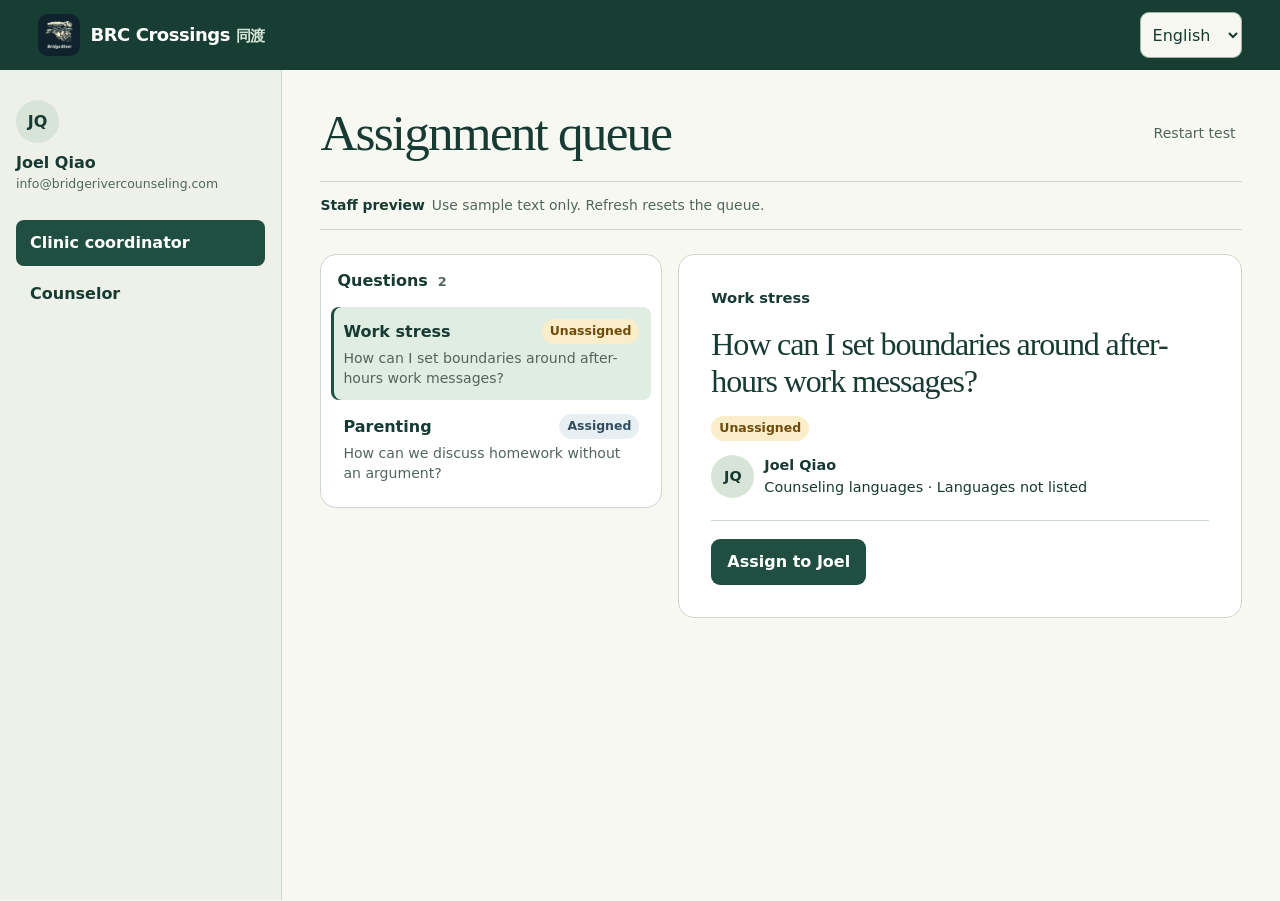
<file: test-latest/staff/index.html>
<!doctype html>
<html lang="en">
<head>
  <meta charset="utf-8">
  <meta name="viewport" content="width=device-width, initial-scale=1, viewport-fit=cover">
  <meta name="robots" content="noindex">
  <title>BRC Crossings · Staff preview</title>
  <link rel="stylesheet" href="staff.css?v=3">
  <script defer src="../src/staff-profile.js?v=1"></script>
  <script defer src="profile-editor.js?v=1"></script>
  <script defer src="staff.js?v=3"></script>
</head>
<body>
  <header>
    <div class="bar">
      <div class="brand"><img src="../assets/icon-192.png" alt="" width="42" height="42"><strong>BRC Crossings <span lang="zh">同渡</span></strong></div>
      <select id="lang" aria-label="Language / 語言"><option value="en">English</option><option value="ht">繁體中文</option><option value="hs">简体中文</option></select>
    </div>
  </header>
  <main id="app"></main>
  <dialog id="profile-dialog" aria-labelledby="profile-title"><form></form></dialog>
  <dialog id="resolve-dialog" aria-labelledby="resolve-title">
    <h2 id="resolve-title"></h2>
    <form method="dialog">
      <button class="secondary" value="edit" autofocus></button>
      <button class="primary" value="save"></button>
    </form>
  </dialog>
  <div id="feedback" class="sr" role="status"></div>
</body></html>
</file>
<file: test-latest/staff/staff.css>
:root {
  --ink:#173a32; --sub:#52655d; --line:#ccd7ce; --forest:#204e41;
  --paper:#f8f8f2; --selected:#dfede3;
  color:var(--ink); background:var(--paper); font:16px/1.5 "DM Sans",system-ui,sans-serif;
}
* {box-sizing:border-box}
body {margin:0}
button,select,textarea {font:inherit;color:inherit}
button,select {cursor:pointer;min-height:46px}
button {border:0;background:none}
button:focus-visible,select:focus-visible,textarea:focus-visible {outline:3px solid #257aa6;outline-offset:2px}
header {background:#183e34;color:#fff}
.bar, main {max-width:1472px;margin:auto}
.bar {display:flex;align-items:center;justify-content:space-between;gap:12px;padding:12px clamp(16px,3vw,48px)}
.brand,.identity,.topic,.metadata,nav button,.restart,.queue h2 {display:flex;align-items:center;gap:10px}
.brand img {border-radius:10px}.brand strong {font-size:18px;letter-spacing:-.025em}.brand span {color:#d4e5d6;font-size:.86em}
#lang {background:#f5f7f0;color:var(--ink);border:1px solid #a2b4a8;border-radius:9px;padding:0 8px}
main {display:grid;grid-template-columns:282px minmax(0,1fr);min-height:calc(100vh - 70px)}
aside {padding:30px 16px;background:#edf1e9;border-right:1px solid var(--line)}
.avatar {display:grid;place-items:center;width:43px;height:43px;flex:none;background:#d7e4d7;border-radius:50%;font-weight:700}
.identity {gap:8px}.identity small {display:block;color:var(--sub);font-size:.78rem;overflow-wrap:anywhere}
nav {display:grid;gap:5px;margin-top:26px}
nav button {text-align:left;padding:10px 14px;border-radius:8px;font-weight:650}
nav button[aria-pressed=true],.primary {background:var(--forest);color:white}
svg {width:20px;height:20px;flex:none}
.workspace {min-width:0;padding:34px clamp(16px,3vw,48px) max(40px,env(safe-area-inset-bottom))}
.workspace-head {display:flex;align-items:center;justify-content:space-between;gap:12px}
h1,h2,h3,p {margin:0}
h1,.detail h2 {font-family:Georgia,"Noto Serif TC",serif;font-weight:500;line-height:1.14;letter-spacing:-.035em;text-wrap:pretty}
h1 {font-size:clamp(2.1rem,4vw,3.6rem)}
.restart {color:var(--sub);font-size:.88rem;gap:6px}
.notice {display:flex;align-items:flex-start;gap:10px;border-block:1px solid var(--line);padding:13px 0;margin:19px 0 24px;font-size:.87rem;color:var(--sub)}
.notice svg {margin-top:1px}.notice strong {color:var(--ink)}.notice p {display:inline;margin-inline-start:.5em}
.layout {display:grid;align-items:start;grid-template-columns:minmax(210px,.85fr) minmax(0,1.4fr);gap:16px}
.panel {border:1px solid var(--line);border-radius:16px;background:#fff}
.queue {padding:10px}
.queue h2 {font-size:1rem;padding:4px 6px 12px}.count {font-size:.8rem;color:var(--sub);font-variant-numeric:tabular-nums}
.row {display:flex;align-items:center;justify-content:space-between;flex-wrap:wrap;gap:5px 8px;width:100%;text-align:start;border-radius:8px;padding:12px;margin:2px 0}
.row-title {font-weight:680}
.row[aria-pressed=true] {background:var(--selected);box-shadow:inset 3px 0 var(--forest)}
.snippet {width:100%;color:var(--sub);font-size:.88rem;line-height:1.4}
.badge {display:inline-block;font-size:.78rem;font-weight:650;background:#e8eff2;color:#314f61;padding:3px 8px;border-radius:20px}
.badge.open {background:#faedc9;color:#6f4c0d}.badge.resolved,.badge.replied {background:#dceee0;color:#295139}
.detail {padding:clamp(19px,2.5vw,34px)}
.topic {font-size:.92rem;font-weight:650}.topic-icon {display:grid;place-items:center;width:36px;height:36px;border-radius:10px;background:#f3e8ce;color:#6b511d}.topic-icon.parenting {background:#e9e4f1;color:#574873}
.detail h2 {font-size:clamp(1.65rem,2.5vw,2.5rem);margin:17px 0}
.metadata {flex-wrap:wrap;color:var(--sub);font-size:.88rem}
.actions {border-top:1px solid var(--line);margin-top:22px;padding-top:18px;display:grid;justify-items:start;gap:10px}
.primary,.secondary {border-radius:9px;padding:9px 16px;font-weight:650}.secondary {background:white;border:1px solid #889b90}
form {width:100%}form label,h3 {font-size:.94rem;font-weight:650}textarea {display:block;width:100%;min-height:92px;resize:vertical;border:1px solid #889b90;border-radius:9px;margin:7px 0 10px;padding:10px}
button:disabled {background:#e4e9e3;color:#536259;cursor:default}
.detail h3 {margin-top:20px}.reply,.empty {padding:12px}.reply {border-left:3px solid #83aa92;background:#f0f5ef;margin-top:7px;white-space:pre-wrap;overflow-wrap:anywhere}
.sr {position:absolute;width:1px;height:1px;overflow:hidden;clip-path:inset(50%)}
@media(max-width:1100px){main{display:block}aside{padding:14px clamp(16px,3vw,48px);border-right:0;border-bottom:1px solid var(--line);display:flex;justify-content:space-between;align-items:center;gap:12px}nav{display:flex;margin:0}}
@media(max-width:660px){aside{display:block;padding-block:12px}.identity .avatar,.identity small{display:none}nav{margin-top:12px;display:grid;grid-template-columns:1fr 1fr;padding:3px;border:1px solid var(--line);border-radius:11px;background:var(--paper)}nav button{justify-content:center;text-align:center;font-size:.9rem;padding:6px;gap:6px}.workspace{padding-top:12px}.layout{grid-template-columns:minmax(0,1fr);gap:12px}.notice{margin:6px 0 12px;padding:7px 0}.queue{padding:7px}.queue h2{padding-bottom:3px}.row{padding:8px 10px}.snippet{white-space:nowrap;overflow:hidden;text-overflow:ellipsis}.actions .primary,.actions .secondary{width:100%}.brand strong{font-size:1rem}.restart{padding:0 5px}.workspace-head{align-items:center}.workspace-head h1{min-width:0}}

dialog {color:var(--ink);background:white;border:1px solid var(--line);border-radius:16px;padding:22px;width:min(26rem,calc(100% - 32px))}
dialog::backdrop {background:rgba(23,58,50,.42)}
dialog h2 {font-size:1.2rem}
dialog form {display:flex;flex-wrap:wrap;gap:10px;margin-top:16px}
@media(max-width:660px){
  .detail {padding:16px}
  .detail h2 {margin:10px 0}
  .actions {margin-top:14px;padding-top:12px}
  .actions>div {width:100%}
}
.identity {flex-wrap:wrap}
.profile-link {color:var(--forest);text-decoration:underline;text-underline-offset:3px}
.counselor-summary {display:flex;gap:10px;align-items:center;margin-top:14px;font-size:.9rem}
#profile-dialog {max-height:90dvh;overflow:auto}
#profile-dialog form {display:grid;margin:0;gap:10px}
#profile-dialog small {color:var(--sub)}
#profile-dialog input[type=file] {max-width:100%;font:inherit}
#profile-dialog fieldset {display:grid;grid-template-columns:repeat(2,minmax(0,1fr));gap:2px;border:1px solid var(--line);border-radius:8px}
#profile-dialog label {font-weight:650}
#profile-dialog fieldset label {display:flex;align-items:center;min-height:44px;gap:6px;font-weight:400}
#profile-dialog [role=alert]:empty {display:none}
@media(max-width:660px){aside:has(.profile-link){padding-block:6px}aside:has(.profile-link) nav{margin-top:4px}.identity{justify-content:space-between}.identity>img{display:none}}
</file>
